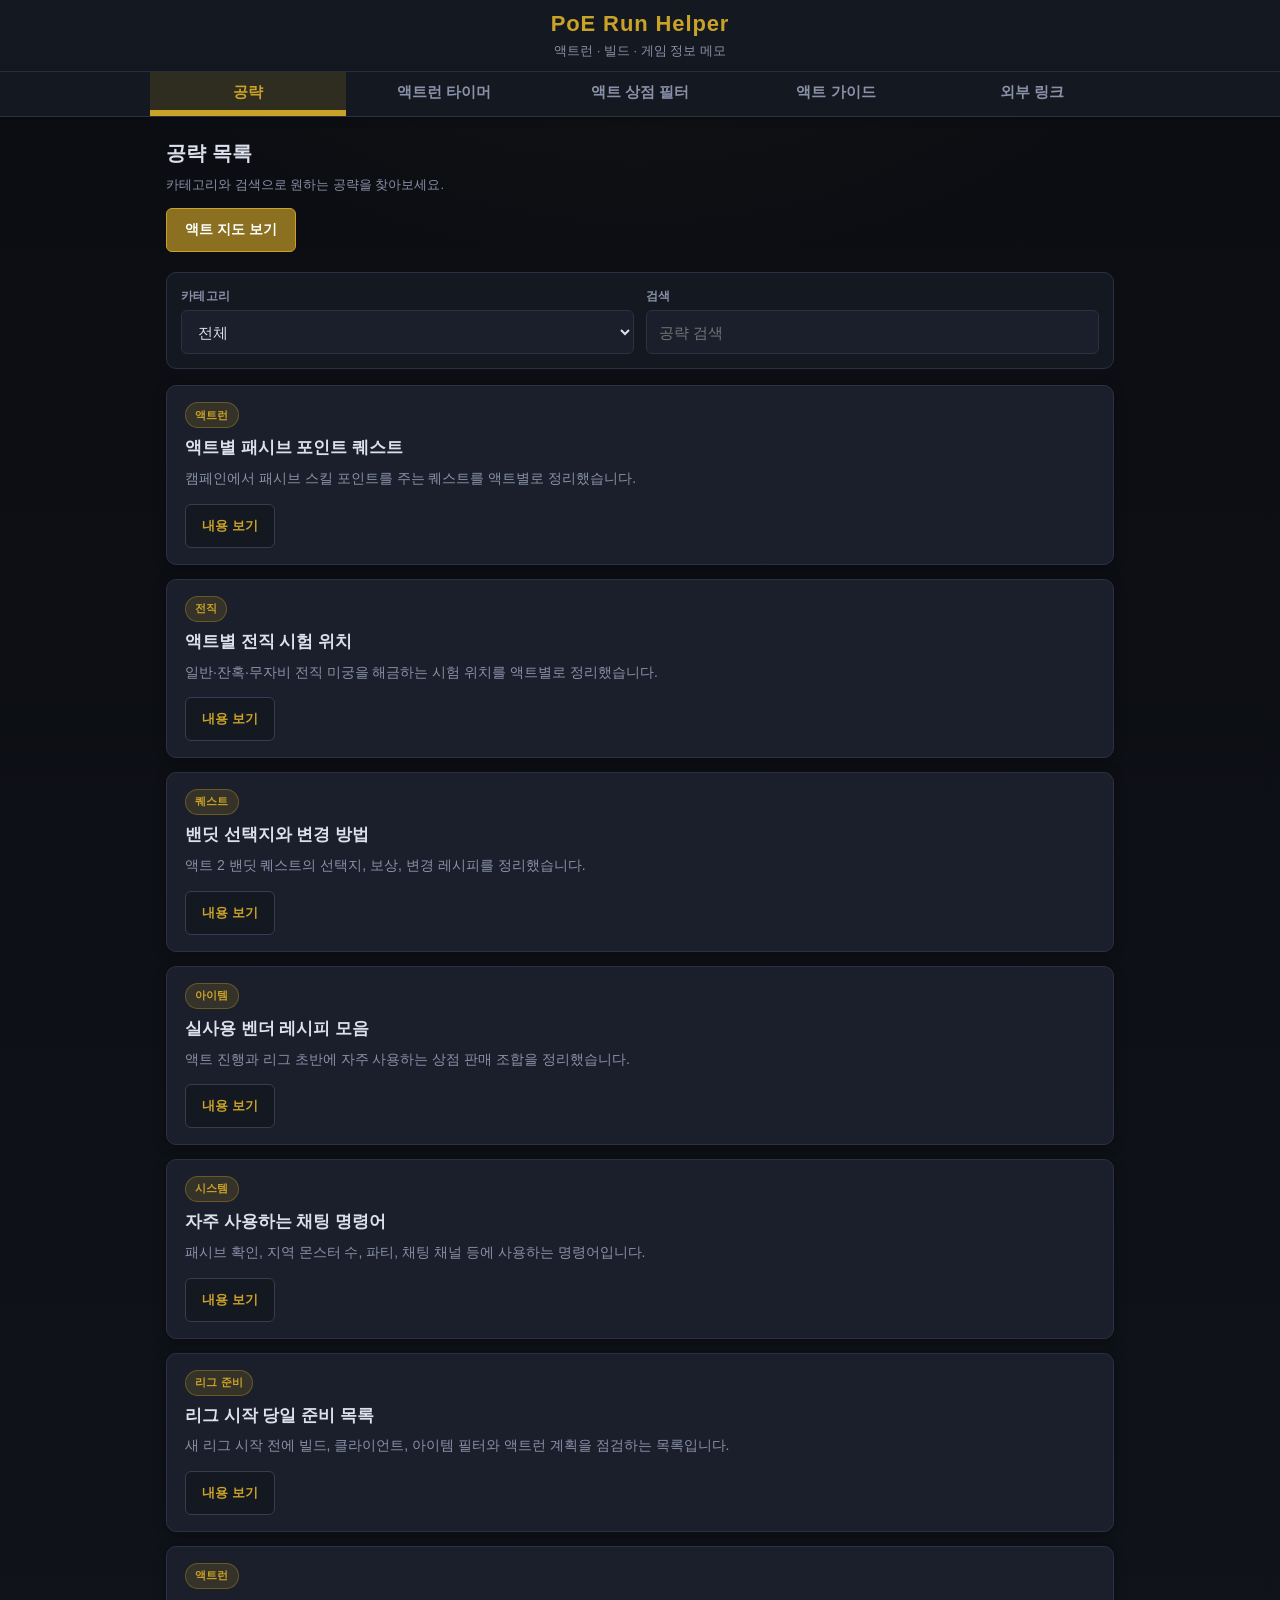
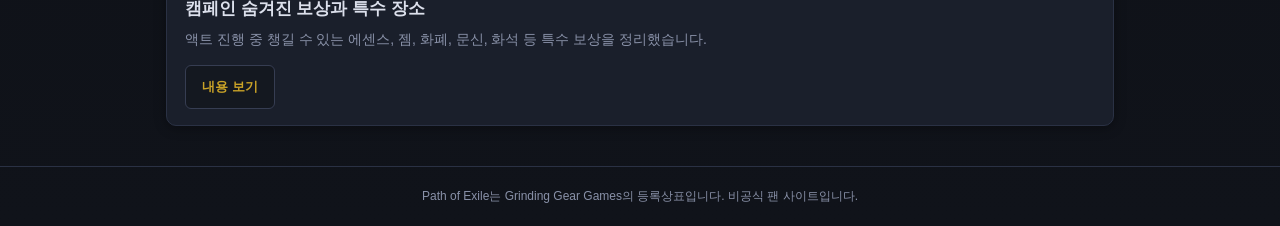
<file: index.html>
<!DOCTYPE html>
<html lang="ko">
<head>
  <meta charset="UTF-8">
  <meta name="viewport" content="width=device-width, initial-scale=1.0">
  <meta name="description" content="Path of Exile 액트런 타이머, 공략 정리, 액트 상점 필터, 외부 링크 모음">
  <title>PoE Run Helper</title>
  <link rel="stylesheet" href="css/style.css">
  <link rel="stylesheet" href="css/vendor-filter.css">
  <link rel="stylesheet" href="css/act-maps.css">
  <link rel="stylesheet" href="css/act-guide.css">
</head>
<body>
  <header class="site-header">
    <div class="header-inner">
      <h1 class="site-title">PoE Run Helper</h1>
      <p class="site-subtitle">액트런 · 빌드 · 게임 정보 메모</p>
    </div>
  </header>

  <nav class="main-nav" aria-label="메인 메뉴">
    <ul class="nav-list">
      <li>
        <button type="button" class="nav-btn is-active" data-section="guides">공략</button>
      </li>
      <li>
        <button type="button" class="nav-btn" data-section="timer">액트런 타이머</button>
      </li>
      <li>
        <button type="button" class="nav-btn" data-section="vendor-filter">액트 상점 필터</button>
      </li>
      <li>
        <button type="button" class="nav-btn" data-section="act-guide">액트 가이드</button>
      </li>
      <li>
        <button type="button" class="nav-btn" data-section="links">외부 링크</button>
      </li>
    </ul>
  </nav>

  <main class="main-content">
    <section id="guides" class="content-section is-active" aria-labelledby="guides-heading">
      <div class="section-header">
        <h2 id="guides-heading">공략 목록</h2>
        <p class="section-desc">카테고리와 검색으로 원하는 공략을 찾아보세요.</p>
        <button type="button" id="open-act-map" class="btn btn-primary act-map-open-button">액트 지도 보기</button>
      </div>

      <div class="guide-controls">
        <div class="control-group">
          <label for="category-filter">카테고리</label>
          <select id="category-filter">
            <option value="all">전체</option>
          </select>
        </div>
        <div class="control-group">
          <label for="guide-search">검색</label>
          <input type="search" id="guide-search" placeholder="공략 검색" autocomplete="off">
        </div>
      </div>

      <ul id="guide-list" class="guide-list" aria-live="polite"></ul>
      <p id="guide-empty" class="empty-message" hidden>검색 결과가 없습니다.</p>
    </section>

    <section id="timer" class="content-section" aria-labelledby="timer-heading" hidden>
      <div class="section-header">
        <h2 id="timer-heading">액트런 타이머</h2>
        <p class="section-desc">액트 1~10 구간 시간을 기록합니다. 새로고침 시 기록이 초기화됩니다.</p>
        <button type="button" id="open-timer-popup" class="timer-popup-button">타이머 새 창으로 열기</button>
      </div>

      <div class="timer-panel" id="timer-panel">
        <p class="timer-status" id="timer-status" aria-live="polite">대기</p>
        <div class="timer-display" id="timer-display" aria-live="polite">00:00:00.0</div>
        <p class="timer-recent" id="timer-recent" aria-live="polite"></p>
      </div>

      <div class="timer-controls">
        <button type="button" id="btn-start" class="btn btn-primary">시작</button>
        <button type="button" id="btn-pause" class="btn" disabled>일시정지</button>
        <button type="button" id="btn-resume" class="btn" disabled>재개</button>
        <button type="button" id="btn-reset" class="btn btn-danger">초기화</button>
      </div>

      <div class="act-buttons">
        <h3>액트 완료 기록</h3>
        <div id="act-btn-group" class="act-btn-group"></div>
        <button type="button" id="btn-undo-act" class="btn btn-secondary" disabled>마지막 액트 기록 취소</button>
      </div>

      <div class="act-records-wrap">
        <h3>기록</h3>
        <table class="act-table" aria-label="액트 구간 기록">
          <thead>
            <tr>
              <th scope="col">액트</th>
              <th scope="col">누적 시간</th>
              <th scope="col">구간 시간</th>
            </tr>
          </thead>
          <tbody id="act-records-body">
            <tr class="empty-row">
              <td colspan="3">아직 기록이 없습니다. 타이머를 시작한 뒤 액트 완료 버튼을 눌러보세요.</td>
            </tr>
          </tbody>
        </table>
      </div>
    </section>

    <section id="vendor-filter" class="content-section" aria-labelledby="vendor-filter-heading" hidden>
      <div class="section-header">
        <h2 id="vendor-filter-heading">액트 상점 필터</h2>
        <p class="section-desc">액트 진행 중 상점 검색창에 붙여넣을 정규식을 만듭니다. 모든 조건은 “하나라도 만족”으로 연결됩니다.</p>
      </div>

      <div class="vendor-filter-layout">
        <section class="vendor-card" aria-labelledby="vendor-presets-heading">
          <h3 id="vendor-presets-heading">빠른 프리셋</h3>
          <div class="vendor-preset-list">
            <button type="button" class="btn vendor-preset" data-preset="three-link">3링크</button>
            <button type="button" class="btn vendor-preset" data-preset="three-link-move">3링크 + 이동속도</button>
            <button type="button" class="btn vendor-preset" data-preset="four-link-move">4링크 + 이동속도</button>
            <button type="button" class="btn vendor-preset" data-preset="life-resistance">생명력 + 저항</button>
          </div>
        </section>

        <section class="vendor-card" aria-labelledby="vendor-links-heading">
          <h3 id="vendor-links-heading">링크 조건</h3>
          <p class="vendor-help">3.29 기본 흰 소켓을 고려해 색상과 순서는 보지 않고, 연결 수만 검색합니다.</p>
          <div class="vendor-radio-grid">
            <label class="vendor-choice"><input type="radio" name="vendor-link-count" value="" checked> 조건 없음</label>
            <label class="vendor-choice"><input type="radio" name="vendor-link-count" value="[rgbw]-[rgbw]"> 2링크 이상</label>
            <label class="vendor-choice"><input type="radio" name="vendor-link-count" value="[rgbw]-[rgbw]-[rgbw]"> 3링크 이상</label>
            <label class="vendor-choice"><input type="radio" name="vendor-link-count" value="[rgbw]-[rgbw]-[rgbw]-[rgbw]"> 4링크 이상</label>
          </div>
        </section>

        <section class="vendor-card" aria-labelledby="vendor-options-heading">
          <h3 id="vendor-options-heading">추가 옵션</h3>
          <div id="vendor-option-list" class="vendor-option-grid"></div>
        </section>

        <section class="vendor-card" aria-labelledby="vendor-keywords-heading">
          <h3 id="vendor-keywords-heading">직접 키워드</h3>
          <label for="vendor-keywords" class="vendor-label">쉼표로 여러 개 입력</label>
          <input type="text" id="vendor-keywords" class="vendor-input" placeholder="예: 화강암, 석영, 마나" autocomplete="off">
          <p class="vendor-help">직접 입력한 값은 정규식 문법이 아닌 일반 문자로 처리합니다.</p>
        </section>

        <section class="vendor-card vendor-result-card" aria-labelledby="vendor-result-heading">
          <div class="vendor-result-header">
            <h3 id="vendor-result-heading">생성된 정규식</h3>
            <span id="vendor-regex-length" class="vendor-regex-length">0자</span>
          </div>
          <textarea id="vendor-regex-result" class="vendor-result" rows="4" readonly spellcheck="false" aria-label="생성된 상점 검색 정규식"></textarea>
          <div class="vendor-result-actions">
            <button type="button" id="vendor-copy" class="btn btn-primary" disabled>복사하기</button>
            <button type="button" id="vendor-reset" class="btn">초기화</button>
            <span id="vendor-copy-message" class="vendor-copy-message" aria-live="polite"></span>
          </div>
        </section>
      </div>
    </section>

    <section id="act-guide" class="content-section" aria-labelledby="act-guide-heading" hidden>
      <div class="section-header">
        <h2 id="act-guide-heading">액트 가이드</h2>
        <p class="section-desc">상세 진행용 일반 가이드와 이동 동선 중심의 스피드런 가이드를 전환해서 볼 수 있습니다.</p>
      </div>

      <div class="act-guide-mode-tabs" role="tablist" aria-label="가이드 유형">
        <button type="button" class="act-guide-mode is-active" data-guide-mode="normal" role="tab" aria-selected="true">일반</button>
        <button type="button" class="act-guide-mode" data-guide-mode="speedrun" role="tab" aria-selected="false">스피드런</button>
      </div>

      <div class="act-guide-act-tabs" role="tablist" aria-label="액트 선택">
        <button type="button" class="act-guide-act is-active" data-guide-act="1" role="tab" aria-selected="true">1장</button>
        <button type="button" class="act-guide-act" data-guide-act="2" role="tab">2장</button>
        <button type="button" class="act-guide-act" data-guide-act="3" role="tab">3장</button>
        <button type="button" class="act-guide-act" data-guide-act="4" role="tab">4장</button>
        <button type="button" class="act-guide-act" data-guide-act="5" role="tab">5장</button>
        <button type="button" class="act-guide-act" data-guide-act="6" role="tab">6장</button>
        <button type="button" class="act-guide-act" data-guide-act="7" role="tab">7장</button>
        <button type="button" class="act-guide-act" data-guide-act="8" role="tab">8장</button>
        <button type="button" class="act-guide-act" data-guide-act="9" role="tab">9장</button>
        <button type="button" class="act-guide-act" data-guide-act="10" role="tab">10장</button>
      </div>

      <div class="act-guide-title-row">
        <div>
          <p id="act-guide-mode-label" class="act-guide-kicker">일반 가이드</p>
          <h3 id="act-guide-title">1장 진행 순서</h3>
        </div>
        <button type="button" class="btn btn-primary" data-open-act-map="1">1장 지도 보기</button>
      </div>

      <p id="act-guide-summary" class="act-guide-summary"></p>
      <ol id="act-guide-steps" class="act-guide-steps" aria-live="polite"></ol>

      <aside class="act-guide-source" aria-label="참고 자료">
        <strong>참고 자료</strong>
        <p>poe.gy의 액트 가이드와 스피드런 가이드에서 진행 흐름을 참고하고, 이 사이트 용도에 맞게 문장을 새로 작성·요약했습니다.</p>
        <div class="act-guide-source-links">
          <a href="https://poe.gy/act" target="_blank" rel="noopener noreferrer">일반 가이드 원문 ↗</a>
          <a href="https://poe.gy/act/speedrun" target="_blank" rel="noopener noreferrer">스피드런 원문 ↗</a>
        </div>
      </aside>
    </section>

    <section id="links" class="content-section" aria-labelledby="links-heading" hidden>
      <div class="section-header">
        <h2 id="links-heading">외부 공략 링크</h2>
        <p class="section-desc">유용한 PoE 관련 사이트로 이동합니다. 새 탭에서 열립니다.</p>
      </div>
      <div id="external-links" class="link-cards"></div>
    </section>
  </main>


  <div id="act-map-modal" class="act-map-modal" hidden>
    <div class="act-map-backdrop" data-act-map-close></div>
    <section class="act-map-dialog" role="dialog" aria-modal="true" aria-labelledby="act-map-title">
      <div class="act-map-header">
        <div>
          <p class="act-map-kicker">캠페인 지역 연결도</p>
          <h2 id="act-map-title">1장 지역 지도</h2>
        </div>
        <button type="button" id="close-act-map" class="act-map-close" aria-label="액트 지도 닫기">×</button>
      </div>

      <div id="act-map-tabs" class="act-map-tabs" role="tablist" aria-label="액트 선택"></div>

      <div class="act-map-toolbar" aria-label="지도 확대 도구">
        <button type="button" id="act-map-prev" class="btn">이전 장</button>
        <div class="act-map-zoom-controls">
          <button type="button" id="act-map-zoom-out" class="btn" aria-label="지도 축소">−</button>
          <button type="button" id="act-map-fit" class="btn">화면 맞춤</button>
          <button type="button" id="act-map-zoom-in" class="btn" aria-label="지도 확대">＋</button>
          <span id="act-map-zoom-label" class="act-map-zoom-label" aria-live="polite">100%</span>
        </div>
        <button type="button" id="act-map-next" class="btn">다음 장</button>
      </div>

      <div id="act-map-viewport" class="act-map-viewport">
        <img id="act-map-image" class="act-map-image" src="assets/maps/act-1.png" alt="1장 지역 지도" draggable="false">
      </div>
      <p class="act-map-help">확대한 뒤 마우스로 드래그해 이동할 수 있습니다. ESC를 누르면 닫힙니다.</p>
    </section>
  </div>

  <footer class="site-footer">
    <p>Path of Exile는 Grinding Gear Games의 등록상표입니다. 비공식 팬 사이트입니다.</p>
  </footer>

  <script src="js/data.js"></script>
  <script src="js/app.js"></script>
  <script src="js/vendor-filter.js"></script>
  <script src="js/act-maps.js"></script>
  <script src="js/act-guide-data.js"></script>
  <script src="js/act-guide.js"></script>
</body> 
</html>
</file>
<file: css/style.css>
/* ========================================
   PoE Run Helper - 공통 스타일
   ======================================== */

:root {
  --bg-dark: #0b0d12;
  --bg-panel: #141820;
  --bg-card: #1a1f2b;
  --bg-card-expanded: #1e2433;
  --bg-hover: #252b3a;
  --border: #2a3144;
  --border-light: #363d52;
  --text: #dce0ec;
  --text-muted: #8991a8;
  --accent: #c9a227;
  --accent-dim: #8a7020;
  --accent-glow: rgba(201, 162, 39, 0.15);
  --danger: #c44;
  --success: #4a9;
  --running: #5cb85c;
  --paused: #d4a017;
  --radius: 10px;
  --radius-sm: 6px;
  --shadow: 0 2px 12px rgba(0, 0, 0, 0.35);
  --shadow-hover: 0 6px 24px rgba(0, 0, 0, 0.45);
  --max-width: 980px;
  --font: "Segoe UI", "Malgun Gothic", sans-serif;
  --font-mono: "Consolas", "Courier New", monospace;
  --touch-min: 44px;
}

*,
*::before,
*::after {
  box-sizing: border-box;
}

html {
  scroll-behavior: smooth;
}

body {
  margin: 0;
  min-height: 100vh;
  font-family: var(--font);
  font-size: 16px;
  line-height: 1.6;
  color: var(--text);
  background: var(--bg-dark);
  background-image:
    radial-gradient(ellipse 80% 50% at 50% -20%, rgba(201, 162, 39, 0.08) 0%, transparent 70%),
    linear-gradient(180deg, #0b0d12 0%, #10131a 100%);
}

/* 포커스 링 (키보드 접근성) */
:focus-visible {
  outline: 2px solid var(--accent);
  outline-offset: 2px;
}

/* ===== 헤더 ===== */
.site-header {
  border-bottom: 1px solid var(--border);
  background: var(--bg-panel);
  padding: 0.625rem 1rem;
  text-align: center;
}

.site-title {
  margin: 0;
  font-size: 1.375rem;
  font-weight: 700;
  color: var(--accent);
  letter-spacing: 0.04em;
  line-height: 1.3;
}

.site-subtitle {
  margin: 0.125rem 0 0;
  font-size: 0.8125rem;
  color: var(--text-muted);
}

/* ===== 네비게이션 ===== */
.main-nav {
  position: sticky;
  top: 0;
  z-index: 100;
  background: var(--bg-panel);
  border-bottom: 1px solid var(--border);
  box-shadow: 0 2px 8px rgba(0, 0, 0, 0.25);
}

.nav-list {
  display: flex;
  list-style: none;
  margin: 0 auto;
  padding: 0;
  max-width: var(--max-width);
}

.nav-list li {
  flex: 1;
  min-width: 0;
}

.nav-btn {
  display: block;
  width: 100%;
  min-height: var(--touch-min);
  padding: 0.625rem 0.5rem;
  border: none;
  border-bottom: 3px solid transparent;
  background: transparent;
  color: var(--text-muted);
  font-family: inherit;
  font-size: 0.9375rem;
  font-weight: 600;
  cursor: pointer;
  transition: color 0.2s, border-color 0.2s, background 0.2s;
  white-space: nowrap;
}

.nav-btn:hover {
  color: var(--text);
  background: var(--bg-hover);
}

.nav-btn.is-active {
  color: var(--accent);
  border-bottom-color: var(--accent);
  background: var(--accent-glow);
  box-shadow: inset 0 -3px 0 var(--accent);
}

/* ===== 메인 ===== */
.main-content {
  max-width: var(--max-width);
  margin: 0 auto;
  padding: 1.25rem 1rem 2.5rem;
}

.content-section {
  display: none;
}

.content-section.is-active {
  display: block;
}

.section-header {
  margin-bottom: 1.25rem;
}

.section-header h2 {
  margin: 0 0 0.375rem;
  font-size: 1.25rem;
  color: var(--text);
}

.section-desc {
  margin: 0;
  font-size: 0.8125rem;
  color: var(--text-muted);
}

/* ===== 공통 버튼 ===== */
.btn {
  display: inline-flex;
  align-items: center;
  justify-content: center;
  min-height: var(--touch-min);
  padding: 0.5rem 1.125rem;
  border: 1px solid var(--border);
  border-radius: var(--radius-sm);
  background: var(--bg-card);
  color: var(--text);
  font-family: inherit;
  font-size: 0.875rem;
  font-weight: 600;
  cursor: pointer;
  transition: background 0.15s, border-color 0.15s, transform 0.1s;
}

.btn:hover:not(:disabled) {
  background: var(--bg-hover);
  border-color: var(--border-light);
}

.btn:active:not(:disabled) {
  transform: scale(0.98);
}

.btn:disabled {
  opacity: 0.4;
  cursor: not-allowed;
}

.btn-primary {
  background: var(--accent-dim);
  border-color: var(--accent);
  color: #fff;
}

.btn-primary:hover:not(:disabled) {
  background: var(--accent);
}

.btn-danger {
  border-color: var(--danger);
  color: #f88;
}

.btn-secondary {
  margin-top: 0.875rem;
}

/* ===== 공략 ===== */
.guide-controls {
  display: flex;
  flex-wrap: wrap;
  gap: 0.75rem;
  margin-bottom: 1rem;
  padding: 0.875rem;
  background: var(--bg-panel);
  border: 1px solid var(--border);
  border-radius: var(--radius);
}

.control-group {
  flex: 1 1 160px;
  min-width: 0;
  display: flex;
  flex-direction: column;
  gap: 0.25rem;
}

.control-group label {
  font-size: 0.75rem;
  font-weight: 600;
  color: var(--text-muted);
  text-transform: uppercase;
  letter-spacing: 0.04em;
}

.control-group select,
.control-group input {
  width: 100%;
  min-height: var(--touch-min);
  padding: 0.5rem 0.75rem;
  border: 1px solid var(--border);
  border-radius: var(--radius-sm);
  background: var(--bg-card);
  color: var(--text);
  font-family: inherit;
  font-size: 0.9375rem;
}

.control-group input:focus,
.control-group select:focus {
  outline: none;
  border-color: var(--accent);
  box-shadow: 0 0 0 2px var(--accent-glow);
}

.guide-list {
  list-style: none;
  margin: 0;
  padding: 0;
  display: flex;
  flex-direction: column;
  gap: 0.875rem;
}

.guide-item {
  border: 1px solid var(--border);
  border-radius: var(--radius);
  background: var(--bg-card);
  box-shadow: var(--shadow);
  overflow: hidden;
  transition: border-color 0.2s, box-shadow 0.2s, background 0.2s;
}

.guide-item:hover {
  border-color: var(--border-light);
  box-shadow: var(--shadow-hover);
}

.guide-item.is-expanded {
  border-color: var(--accent-dim);
  background: var(--bg-card-expanded);
  box-shadow: 0 0 0 1px var(--accent-glow), var(--shadow-hover);
}

.guide-card-body {
  padding: 1rem 1.125rem;
}

.guide-card-top {
  display: flex;
  flex-wrap: wrap;
  align-items: flex-start;
  gap: 0.5rem 0.75rem;
  margin-bottom: 0.5rem;
}

.guide-category {
  display: inline-block;
  flex-shrink: 0;
  padding: 0.2rem 0.55rem;
  border-radius: 999px;
  border: 1px solid rgba(201, 162, 39, 0.35);
  background: var(--accent-glow);
  color: var(--accent);
  font-size: 0.6875rem;
  font-weight: 700;
  letter-spacing: 0.03em;
  text-transform: uppercase;
}

.guide-title {
  flex: 1 1 100%;
  margin: 0;
  font-size: 1.0625rem;
  font-weight: 700;
  color: var(--text);
  line-height: 1.4;
}

.guide-summary {
  margin: 0 0 0.875rem;
  font-size: 0.875rem;
  color: var(--text-muted);
  line-height: 1.55;
}

.guide-toggle {
  display: inline-flex;
  align-items: center;
  min-height: var(--touch-min);
  padding: 0.375rem 1rem;
  border: 1px solid var(--border-light);
  border-radius: var(--radius-sm);
  background: var(--bg-panel);
  color: var(--accent);
  font-family: inherit;
  font-size: 0.8125rem;
  font-weight: 600;
  cursor: pointer;
  transition: background 0.15s, border-color 0.15s;
}

.guide-toggle:hover {
  background: var(--bg-hover);
  border-color: var(--accent-dim);
}

.guide-item.is-expanded .guide-toggle {
  background: var(--accent-glow);
  border-color: var(--accent-dim);
}

/* 펼침 영역 애니메이션 */
.guide-detail {
  display: grid;
  grid-template-rows: 0fr;
  transition: grid-template-rows 0.28s ease;
}

.guide-item.is-expanded .guide-detail {
  grid-template-rows: 1fr;
}

.guide-detail-inner {
  overflow: hidden;
}

.guide-detail-content {
  padding: 0 1.125rem 1.125rem;
  border-top: 1px solid var(--border);
  padding-top: 1rem;
}

.guide-section {
  margin-bottom: 1.125rem;
}

.guide-section:last-child {
  margin-bottom: 0;
}

.guide-section-heading {
  margin: 0 0 0.5rem;
  font-size: 0.9375rem;
  font-weight: 700;
  color: var(--accent);
}

.guide-section-list {
  margin: 10px 0;
  padding-left: 1.125rem;
  color: var(--text);
}

.guide-section-list li {
  margin-bottom: 0.375rem;
  font-size: 0.875rem;
  line-height: 1.6;
}

.guide-section-list li:last-child {
  margin-bottom: 0;
}

.guide-detail-section + .guide-detail-section {
  margin-top: 1.25rem;
}

.empty-message {
  text-align: center;
  padding: 2rem 1rem;
  color: var(--text-muted);
  font-size: 0.9375rem;
}

/* ===== 타이머 ===== */
.timer-panel {
  text-align: center;
  padding: 1.25rem 1rem 1rem;
  margin-bottom: 1rem;
  border: 1px solid var(--border);
  border-radius: var(--radius);
  background: var(--bg-panel);
  transition: border-color 0.25s, box-shadow 0.25s;
}

.timer-panel.is-running {
  border-color: rgba(92, 184, 92, 0.45);
  box-shadow: 0 0 20px rgba(92, 184, 92, 0.08);
}

.timer-panel.is-paused {
  border-color: rgba(212, 160, 23, 0.45);
  box-shadow: 0 0 20px rgba(212, 160, 23, 0.08);
}

.timer-status {
  margin: 0 0 0.5rem;
  font-size: 0.8125rem;
  font-weight: 700;
  letter-spacing: 0.08em;
  text-transform: uppercase;
  color: var(--text-muted);
}

.timer-panel.is-running .timer-status {
  color: var(--running);
}

.timer-panel.is-paused .timer-status {
  color: var(--paused);
}

.timer-display {
  font-family: var(--font-mono);
  font-size: clamp(2.75rem, 12vw, 4.5rem);
  font-weight: 700;
  font-variant-numeric: tabular-nums;
  letter-spacing: 0.02em;
  color: var(--accent);
  line-height: 1.1;
  min-height: 1.2em;
}

.timer-recent {
  margin: 0.75rem 0 0;
  min-height: 1.25em;
  font-size: 0.875rem;
  color: var(--text-muted);
}

.timer-recent:not(:empty) {
  color: var(--success);
  font-weight: 600;
}

.timer-controls {
  display: flex;
  flex-wrap: wrap;
  gap: 0.5rem;
  justify-content: center;
  margin-bottom: 1.75rem;
}

.act-buttons h3,
.act-records-wrap h3 {
  margin: 0 0 0.75rem;
  font-size: 0.9375rem;
  font-weight: 600;
  color: var(--text-muted);
}

.act-btn-group {
  display: grid;
  grid-template-columns: repeat(5, 1fr);
  gap: 0.625rem;
}

.act-btn {
  min-height: var(--touch-min);
  padding: 0.625rem 0.375rem;
  font-size: 0.8125rem;
  font-weight: 700;
  line-height: 1.2;
  border-color: var(--border-light);
}

.act-btn.is-recorded {
  border-color: rgba(68, 170, 153, 0.5);
  background: rgba(68, 170, 153, 0.1);
}

.act-records-wrap {
  margin-top: 1.5rem;
  overflow-x: auto;
  -webkit-overflow-scrolling: touch;
}

.act-table {
  width: 100%;
  min-width: 320px;
  border-collapse: collapse;
  font-size: 0.875rem;
}

.act-table th,
.act-table td {
  padding: 0.75rem 0.875rem;
  border: 1px solid var(--border);
  text-align: center;
}

.act-table th {
  background: var(--bg-panel);
  color: var(--text-muted);
  font-weight: 600;
  font-size: 0.8125rem;
}

.act-table td {
  background: var(--bg-card);
  font-family: var(--font-mono);
  font-variant-numeric: tabular-nums;
}

.act-table td:first-child {
  font-family: var(--font);
  font-weight: 700;
  color: var(--accent);
}

.act-table tr.is-latest td {
  background: rgba(201, 162, 39, 0.1);
  border-color: var(--accent-dim);
}

.act-table .empty-row td {
  padding: 1.25rem;
  color: var(--text-muted);
  font-family: var(--font);
  font-style: normal;
  font-size: 0.8125rem;
  line-height: 1.5;
}

/* ===== 외부 링크 ===== */
.link-cards {
  display: grid;
  grid-template-columns: repeat(auto-fill, minmax(260px, 1fr));
  gap: 0.875rem;
}

.link-card {
  display: flex;
  flex-direction: column;
  min-height: 140px;
  padding: 1.125rem 1.25rem;
  border: 1px solid var(--border);
  border-radius: var(--radius);
  background: var(--bg-card);
  color: inherit;
  text-decoration: none;
  box-shadow: var(--shadow);
  transition: border-color 0.2s, transform 0.15s, box-shadow 0.2s;
}

.link-card:hover {
  border-color: var(--accent-dim);
  transform: translateY(-2px);
  box-shadow: var(--shadow-hover);
}

.link-card:focus-visible {
  border-color: var(--accent);
}

.link-card-name {
  margin: 0 0 0.375rem;
  font-size: 1.0625rem;
  font-weight: 700;
  color: var(--accent);
}

.link-card-desc {
  flex: 1;
  margin: 0;
  font-size: 0.875rem;
  color: var(--text-muted);
  line-height: 1.5;
}

.link-card-action {
  margin-top: 0.875rem;
  font-size: 0.8125rem;
  font-weight: 600;
  color: var(--text);
}

.link-card:hover .link-card-action {
  color: var(--accent);
}

/* ===== 푸터 ===== */
.site-footer {
  text-align: center;
  padding: 1.25rem 1rem;
  border-top: 1px solid var(--border);
  font-size: 0.75rem;
  color: var(--text-muted);
}

.site-footer p {
  margin: 0;
}

/* ===== 반응형 ===== */
@media (max-width: 768px) {
  .act-btn-group {
    grid-template-columns: repeat(3, 1fr);
  }
}

@media (max-width: 600px) {
  .site-title {
    font-size: 1.2rem;
  }

  .nav-btn {
    font-size: 0.8125rem;
    padding: 0.5rem 0.25rem;
  }

  .timer-controls .btn {
    flex: 1 1 calc(50% - 0.25rem);
    min-width: 0;
  }

  .act-btn-group {
    grid-template-columns: repeat(2, 1fr);
    gap: 0.5rem;
  }

  .act-btn {
    font-size: 0.75rem;
  }

  .guide-controls {
    flex-direction: column;
  }

  .guide-section-list {
    padding-left: 1rem;
  }

  .guide-detail-content {
    padding-left: 1rem;
    padding-right: 1rem;
  }
}

@media (max-width: 380px) {
  .act-btn-group {
    grid-template-columns: repeat(2, 1fr);
  }
}

@media (min-width: 769px) {
  .act-btn-group {
    grid-template-columns: repeat(5, 1fr);
  }
}

/* 공략 상세 내용 안의 외부 링크 */
.guide-content-link {
  display: inline-flex;
  align-items: center;
  gap: 0.3rem;
  color: var(--accent);
  font-weight: 600;
  text-decoration: none;
  text-underline-offset: 0.2em;
  word-break: break-word;
}

.guide-content-link:hover {
  color: #e6c34a;
  text-decoration: underline;
}

.guide-content-link:focus-visible {
  outline: 2px solid var(--accent);
  outline-offset: 3px;
  border-radius: 3px;
}

.guide-link-item {
  margin-top: 0.35rem;
}

body.timer-only main {
  max-width: 100%;
  padding: 1rem;
}

body.timer-only .site-header,
body.timer-only #guide,
body.timer-only #links,
body.timer-only .main-nav {
  display: none;
}

body.timer-only #timer {
  display: block;
  margin: 0;
}

body.timer-only .timer-popup-button {
  display: none;
}

body.timer-only .section-desc {
  font-size: 0.85rem;
  margin-bottom: 0.5rem;
}
</file>
<file: css/vendor-filter.css>
/* 액트 상점 필터 */
.vendor-filter-layout {
  display: grid;
  gap: 1rem;
}

.vendor-card {
  padding: 1.1rem;
  border: 1px solid rgba(255, 255, 255, 0.1);
  border-radius: 12px;
  background: rgba(255, 255, 255, 0.035);
}

.vendor-card h3 {
  margin: 0 0 0.85rem;
}

.vendor-help {
  margin: -0.35rem 0 0.9rem;
  color: var(--text-muted, #a9a9b3);
  font-size: 0.9rem;
  line-height: 1.55;
}

.vendor-preset-list,
.vendor-result-actions {
  display: flex;
  flex-wrap: wrap;
  gap: 0.65rem;
  align-items: center;
}

.vendor-radio-grid,
.vendor-option-grid {
  display: grid;
  grid-template-columns: repeat(2, minmax(0, 1fr));
  gap: 0.7rem;
}

.vendor-choice {
  display: flex;
  align-items: center;
  gap: 0.55rem;
  min-height: 44px;
  padding: 0.7rem 0.8rem;
  border: 1px solid rgba(255, 255, 255, 0.1);
  border-radius: 9px;
  background: rgba(0, 0, 0, 0.14);
  cursor: pointer;
}

.vendor-choice:hover {
  border-color: rgba(255, 255, 255, 0.22);
}

.vendor-choice input {
  flex: 0 0 auto;
  accent-color: var(--accent, #d59b45);
}

.vendor-label {
  display: block;
  margin-bottom: 0.45rem;
  font-weight: 600;
}

.vendor-input,
.vendor-result {
  width: 100%;
  box-sizing: border-box;
  border: 1px solid rgba(255, 255, 255, 0.15);
  border-radius: 9px;
  background: rgba(0, 0, 0, 0.22);
  color: inherit;
}

.vendor-input {
  min-height: 44px;
  padding: 0.7rem 0.8rem;
}

.vendor-result {
  resize: vertical;
  min-height: 108px;
  padding: 0.85rem;
  font-family: Consolas, "Courier New", monospace;
  line-height: 1.55;
  word-break: break-all;
}

.vendor-input:focus,
.vendor-result:focus,
.vendor-choice:focus-within {
  outline: 2px solid var(--accent, #d59b45);
  outline-offset: 2px;
}

.vendor-result-header {
  display: flex;
  justify-content: space-between;
  gap: 1rem;
  align-items: baseline;
}

.vendor-regex-length {
  color: var(--text-muted, #a9a9b3);
  font-size: 0.9rem;
  white-space: nowrap;
}

.vendor-result-actions {
  margin-top: 0.8rem;
}

.vendor-copy-message {
  min-height: 1.3em;
  color: var(--success, #78c995);
  font-size: 0.9rem;
}

body.timer-only #vendor-filter {
  display: none !important;
}

@media (min-width: 900px) {
  .vendor-option-grid {
    grid-template-columns: repeat(3, minmax(0, 1fr));
  }
}

@media (max-width: 640px) {
  .vendor-radio-grid,
  .vendor-option-grid {
    grid-template-columns: 1fr;
  }

  .vendor-preset-list .btn,
  .vendor-result-actions .btn {
    flex: 1 1 auto;
  }
}
</file>
<file: css/act-maps.css>
/* 액트 지도 모달 */
.act-map-open-button {
  margin-top: 0.75rem;
}

.act-map-modal[hidden] {
  display: none;
}

.act-map-modal {
  position: fixed;
  inset: 0;
  z-index: 1000;
  display: grid;
  place-items: center;
  padding: 1rem;
}

.act-map-backdrop {
  position: absolute;
  inset: 0;
  background: rgba(0, 0, 0, 0.82);
  backdrop-filter: blur(4px);
}

.act-map-dialog {
  position: relative;
  z-index: 1;
  width: min(1180px, 96vw);
  max-height: 94vh;
  overflow: hidden;
  display: flex;
  flex-direction: column;
  border: 1px solid rgba(213, 155, 69, 0.55);
  border-radius: 16px;
  background: #15130f;
  box-shadow: 0 24px 80px rgba(0, 0, 0, 0.65);
}

.act-map-header {
  display: flex;
  align-items: flex-start;
  justify-content: space-between;
  gap: 1rem;
  padding: 1rem 1.25rem 0.75rem;
  border-bottom: 1px solid rgba(255, 255, 255, 0.08);
}

.act-map-header h2 {
  margin: 0;
}

.act-map-kicker {
  margin: 0 0 0.25rem;
  color: var(--text-muted, #aaa39a);
  font-size: 0.82rem;
}

.act-map-close {
  width: 42px;
  height: 42px;
  border: 1px solid rgba(255, 255, 255, 0.14);
  border-radius: 10px;
  background: rgba(255, 255, 255, 0.05);
  color: inherit;
  font-size: 1.8rem;
  line-height: 1;
  cursor: pointer;
}

.act-map-close:hover {
  background: rgba(255, 255, 255, 0.11);
}

.act-map-tabs {
  display: flex;
  gap: 0.45rem;
  padding: 0.75rem 1rem;
  overflow-x: auto;
  border-bottom: 1px solid rgba(255, 255, 255, 0.08);
}

.act-map-tab {
  flex: 0 0 auto;
  min-width: 56px;
  min-height: 40px;
  padding: 0.5rem 0.75rem;
  border: 1px solid rgba(255, 255, 255, 0.13);
  border-radius: 9px;
  background: rgba(255, 255, 255, 0.04);
  color: inherit;
  cursor: pointer;
}

.act-map-tab:hover,
.act-map-tab.is-active {
  border-color: var(--accent, #d59b45);
  background: rgba(213, 155, 69, 0.16);
}

.act-map-toolbar {
  display: grid;
  grid-template-columns: auto 1fr auto;
  align-items: center;
  gap: 0.75rem;
  padding: 0.75rem 1rem;
}

.act-map-zoom-controls {
  display: flex;
  justify-content: center;
  align-items: center;
  gap: 0.45rem;
}

.act-map-zoom-label {
  min-width: 52px;
  text-align: center;
  color: var(--text-muted, #aaa39a);
  font-variant-numeric: tabular-nums;
}

.act-map-viewport {
  position: relative;
  min-height: 320px;
  height: min(68vh, 760px);
  margin: 0 1rem;
  overflow: hidden;
  border: 1px solid rgba(255, 255, 255, 0.08);
  border-radius: 12px;
  background:
    linear-gradient(45deg, rgba(255,255,255,0.025) 25%, transparent 25%),
    linear-gradient(-45deg, rgba(255,255,255,0.025) 25%, transparent 25%),
    #0e0d0b;
  cursor: grab;
  touch-action: none;
  user-select: none;
}

.act-map-viewport.is-dragging {
  cursor: grabbing;
}

.act-map-image {
  position: absolute;
  top: 50%;
  left: 50%;
  max-width: none;
  transform-origin: center center;
  will-change: transform;
  user-select: none;
  pointer-events: none;
}

.act-map-help {
  margin: 0;
  padding: 0.65rem 1rem 0.9rem;
  color: var(--text-muted, #aaa39a);
  font-size: 0.84rem;
  text-align: center;
}

body.act-map-open {
  overflow: hidden;
}

@media (max-width: 720px) {
  .act-map-modal {
    padding: 0;
  }

  .act-map-dialog {
    width: 100vw;
    max-height: 100vh;
    height: 100vh;
    border-radius: 0;
  }

  .act-map-toolbar {
    grid-template-columns: 1fr 1fr;
  }

  .act-map-zoom-controls {
    grid-column: 1 / -1;
    grid-row: 1;
  }

  #act-map-prev,
  #act-map-next {
    width: 100%;
  }

  .act-map-viewport {
    height: auto;
    flex: 1 1 auto;
    min-height: 0;
  }
}
</file>
<file: css/act-guide.css>
/* 액트 가이드 */
.act-guide-mode-tabs {
  display: inline-flex;
  gap: 0.4rem;
  margin-bottom: 1rem;
  padding: 0.3rem;
  border: 1px solid rgba(255, 255, 255, 0.1);
  border-radius: 12px;
  background: rgba(255, 255, 255, 0.03);
}

.act-guide-mode,
.act-guide-act {
  min-height: 40px;
  padding: 0.55rem 1rem;
  border: 1px solid transparent;
  border-radius: 9px;
  background: transparent;
  color: inherit;
  cursor: pointer;
}

.act-guide-mode:hover,
.act-guide-mode.is-active,
.act-guide-act:hover,
.act-guide-act.is-active {
  border-color: var(--accent, #d59b45);
  background: rgba(213, 155, 69, 0.16);
}

.act-guide-act-tabs {
  display: flex;
  gap: 0.45rem;
  margin-bottom: 1.25rem;
  padding-bottom: 0.25rem;
  overflow-x: auto;
}

.act-guide-act {
  flex: 0 0 auto;
  min-width: 54px;
  padding-inline: 0.7rem;
  border-color: rgba(255, 255, 255, 0.1);
  background: rgba(255, 255, 255, 0.025);
}

.act-guide-act:disabled {
  opacity: 0.38;
  cursor: not-allowed;
}

.act-guide-title-row {
  display: flex;
  align-items: center;
  justify-content: space-between;
  gap: 1rem;
  margin-bottom: 0.6rem;
}

.act-guide-title-row h3 {
  margin: 0;
}

.act-guide-kicker {
  margin: 0 0 0.2rem;
  color: var(--accent, #d59b45);
  font-size: 0.84rem;
}

.act-guide-summary {
  margin: 0 0 1.25rem;
  color: var(--text-muted, #aaa39a);
}

.act-guide-steps {
  display: grid;
  gap: 0.8rem;
  margin: 0;
  padding: 0;
  list-style: none;
}

.act-guide-step {
  display: grid;
  grid-template-columns: 42px minmax(0, 1fr);
  gap: 0.85rem;
  padding: 1rem;
  border: 1px solid rgba(255, 255, 255, 0.09);
  border-radius: 12px;
  background: rgba(255, 255, 255, 0.025);
}

.act-guide-step-number {
  display: grid;
  place-items: center;
  width: 38px;
  height: 38px;
  border: 1px solid rgba(213, 155, 69, 0.55);
  border-radius: 50%;
  background: rgba(213, 155, 69, 0.12);
  color: var(--accent, #d59b45);
  font-weight: 700;
}

.act-guide-step-heading {
  display: flex;
  align-items: center;
  justify-content: space-between;
  gap: 0.75rem;
  margin-bottom: 0.45rem;
}

.act-guide-step-heading h4 {
  margin: 0;
  font-size: 1rem;
}

.act-guide-tags {
  display: flex;
  flex-wrap: wrap;
  justify-content: flex-end;
  gap: 0.35rem;
}

.act-guide-tag {
  padding: 0.2rem 0.5rem;
  border: 1px solid rgba(213, 155, 69, 0.35);
  border-radius: 999px;
  background: rgba(213, 155, 69, 0.09);
  color: var(--accent, #d59b45);
  font-size: 0.76rem;
  white-space: nowrap;
}

.act-guide-action,
.act-guide-note {
  margin: 0;
}

.act-guide-note {
  margin-top: 0.45rem;
  padding-left: 0.7rem;
  border-left: 2px solid rgba(213, 155, 69, 0.5);
  color: var(--text-muted, #aaa39a);
  font-size: 0.9rem;
}

.act-guide-source {
  margin-top: 1.25rem;
  padding: 1rem;
  border: 1px solid rgba(255, 255, 255, 0.09);
  border-radius: 12px;
  background: rgba(255, 255, 255, 0.02);
}

.act-guide-source p {
  margin: 0.4rem 0 0.7rem;
  color: var(--text-muted, #aaa39a);
}

.act-guide-source-links {
  display: flex;
  flex-wrap: wrap;
  gap: 0.9rem;
}

.act-guide-source a {
  color: var(--accent, #d59b45);
}

@media (max-width: 640px) {
  .act-guide-title-row,
  .act-guide-step-heading {
    align-items: flex-start;
    flex-direction: column;
  }

  .act-guide-title-row .btn {
    width: 100%;
  }

  .act-guide-step {
    grid-template-columns: 34px minmax(0, 1fr);
    gap: 0.65rem;
    padding: 0.85rem;
  }

  .act-guide-step-number {
    width: 32px;
    height: 32px;
  }

  .act-guide-tags {
    justify-content: flex-start;
  }
}
</file>
